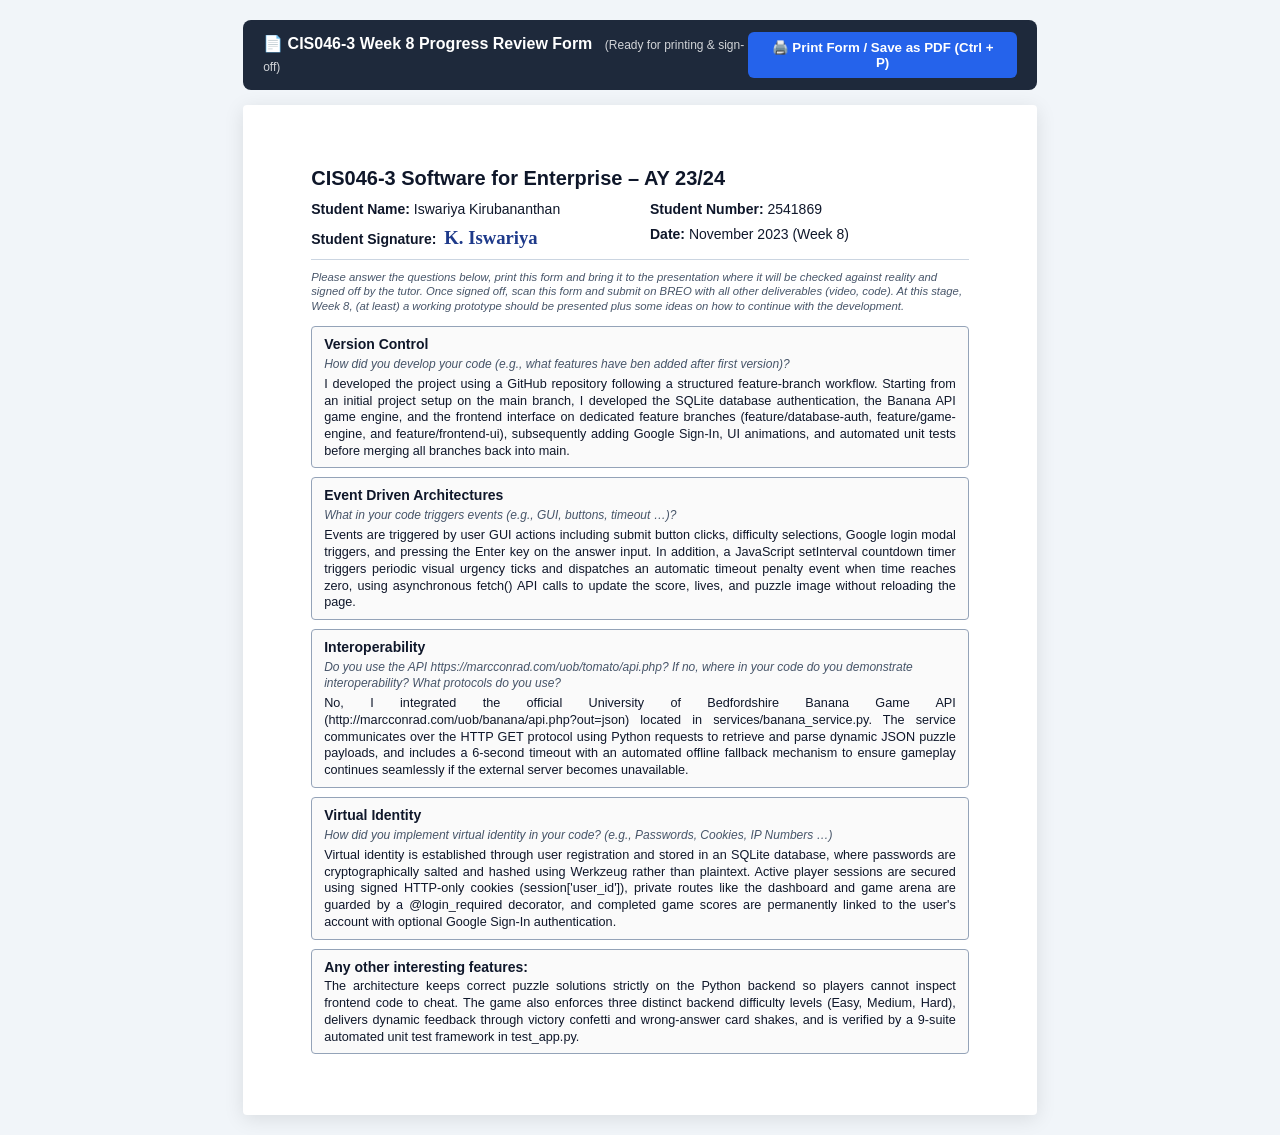
<file: CIS046-3_Progress_Form_Filled.html>
<!DOCTYPE html>
<html lang="en">
<head>
  <meta charset="UTF-8">
  <meta name="viewport" content="width=device-width, initial-scale=1.0">
  <title>CIS046-3 Progress Form – Iswariya Kirubananthan (2541869)</title>
  <style>
    @page {
      size: A4 portrait;
      margin: 12mm 15mm;
    }
    * {
      box-sizing: border-box;
      margin: 0;
      padding: 0;
    }
    body {
      font-family: Calibri, 'Segoe UI', Arial, sans-serif;
      color: #0f172a;
      background: #f1f5f9;
      line-height: 1.35;
      padding: 20px;
    }
    .sheet {
      background: #ffffff;
      max-width: 210mm;
      margin: 0 auto;
      padding: 16mm 18mm;
      box-shadow: 0 4px 20px rgba(0, 0, 0, 0.1);
      border-radius: 4px;
    }
    @media print {
      body {
        background: #ffffff;
        padding: 0;
      }
      .sheet {
        box-shadow: none;
        padding: 0;
        max-width: 100%;
      }
      .no-print {
        display: none !important;
      }
    }
    .header-title {
      font-size: 15pt;
      font-weight: 800;
      color: #0f172a;
      margin-bottom: 8px;
    }
    .meta-grid {
      display: grid;
      grid-template-columns: 1fr 1fr;
      row-gap: 6px;
      column-gap: 20px;
      font-size: 10.5pt;
      margin-bottom: 10px;
      padding-bottom: 8px;
      border-bottom: 1px solid #cbd5e1;
    }
    .meta-item strong {
      color: #0f172a;
    }
    .signature-text {
      font-family: 'Brush Script MT', 'Lucida Handwriting', cursive, serif;
      font-size: 14pt;
      color: #1e3a8a;
      font-weight: bold;
      margin-left: 4px;
    }
    .instructions {
      font-size: 8.5pt;
      color: #475569;
      font-style: italic;
      line-height: 1.3;
      margin-bottom: 12px;
    }
    .section-card {
      border: 1px solid #94a3b8;
      border-radius: 4px;
      padding: 8px 12px;
      margin-bottom: 9px;
      background: #fafafa;
    }
    .section-heading {
      font-size: 10.5pt;
      font-weight: 800;
      color: #0f172a;
      margin-bottom: 2px;
    }
    .section-question {
      font-size: 9pt;
      font-style: italic;
      color: #475569;
      margin-bottom: 4px;
    }
    .section-answer {
      font-size: 9.5pt;
      color: #0f172a;
      text-align: justify;
      line-height: 1.32;
    }
    .print-bar {
      max-width: 210mm;
      margin: 0 auto 15px auto;
      display: flex;
      justify-content: space-between;
      align-items: center;
      background: #1e293b;
      padding: 12px 20px;
      border-radius: 8px;
      color: #ffffff;
    }
    .btn-print {
      background: #2563eb;
      color: #ffffff;
      border: none;
      padding: 8px 18px;
      font-size: 10pt;
      font-weight: bold;
      border-radius: 6px;
      cursor: pointer;
      display: flex;
      align-items: center;
      gap: 6px;
    }
    .btn-print:hover {
      background: #1d4ed8;
    }
  </style>
</head>
<body>

  <!-- Print Control Bar (Hidden when printing) -->
  <div class="print-bar no-print">
    <div>
      <strong>📄 CIS046-3 Week 8 Progress Review Form</strong>
      <span style="opacity: 0.8; font-size: 9pt; margin-left: 8px;">(Ready for printing & sign-off)</span>
    </div>
    <button onclick="window.print()" class="btn-print">
      🖨️ Print Form / Save as PDF (Ctrl + P)
    </button>
  </div>

  <div class="sheet">
    <!-- Title -->
    <div class="header-title">
      CIS046-3 Software for Enterprise – AY 23/24
    </div>

    <!-- Student Meta Details -->
    <div class="meta-grid">
      <div class="meta-item">
        <strong>Student Name:</strong> Iswariya Kirubananthan
      </div>
      <div class="meta-item">
        <strong>Student Number:</strong> 2541869
      </div>
      <div class="meta-item">
        <strong>Student Signature:</strong> <span class="signature-text">K. Iswariya</span>
      </div>
      <div class="meta-item">
        <strong>Date:</strong> November 2023 (Week 8)
      </div>
    </div>

    <!-- Instructions -->
    <div class="instructions">
      Please answer the questions below, print this form and bring it to the presentation where it will be checked against reality and signed off by the tutor. Once signed off, scan this form and submit on BREO with all other deliverables (video, code). At this stage, Week 8, (at least) a working prototype should be presented plus some ideas on how to continue with the development.
    </div>

    <!-- 1. Version Control -->
    <div class="section-card">
      <div class="section-heading">Version Control</div>
      <div class="section-question">How did you develop your code (e.g., what features have ben added after first version)?</div>
      <div class="section-answer">
        I developed the project using a GitHub repository following a structured feature-branch workflow. Starting from an initial project setup on the main branch, I developed the SQLite database authentication, the Banana API game engine, and the frontend interface on dedicated feature branches (feature/database-auth, feature/game-engine, and feature/frontend-ui), subsequently adding Google Sign-In, UI animations, and automated unit tests before merging all branches back into main.
      </div>
    </div>

    <!-- 2. Event Driven Architectures -->
    <div class="section-card">
      <div class="section-heading">Event Driven Architectures</div>
      <div class="section-question">What in your code triggers events (e.g., GUI, buttons, timeout …)?</div>
      <div class="section-answer">
        Events are triggered by user GUI actions including submit button clicks, difficulty selections, Google login modal triggers, and pressing the Enter key on the answer input. In addition, a JavaScript setInterval countdown timer triggers periodic visual urgency ticks and dispatches an automatic timeout penalty event when time reaches zero, using asynchronous fetch() API calls to update the score, lives, and puzzle image without reloading the page.
      </div>
    </div>

    <!-- 3. Interoperability -->
    <div class="section-card">
      <div class="section-heading">Interoperability</div>
      <div class="section-question">Do you use the API https://marcconrad.com/uob/tomato/api.php? If no, where in your code do you demonstrate interoperability? What protocols do you use?</div>
      <div class="section-answer">
        No, I integrated the official University of Bedfordshire Banana Game API (http://marcconrad.com/uob/banana/api.php?out=json) located in services/banana_service.py. The service communicates over the HTTP GET protocol using Python requests to retrieve and parse dynamic JSON puzzle payloads, and includes a 6-second timeout with an automated offline fallback mechanism to ensure gameplay continues seamlessly if the external server becomes unavailable.
      </div>
    </div>

    <!-- 4. Virtual Identity -->
    <div class="section-card">
      <div class="section-heading">Virtual Identity</div>
      <div class="section-question">How did you implement virtual identity in your code? (e.g., Passwords, Cookies, IP Numbers …)</div>
      <div class="section-answer">
        Virtual identity is established through user registration and stored in an SQLite database, where passwords are cryptographically salted and hashed using Werkzeug rather than plaintext. Active player sessions are secured using signed HTTP-only cookies (session['user_id']), private routes like the dashboard and game arena are guarded by a @login_required decorator, and completed game scores are permanently linked to the user's account with optional Google Sign-In authentication.
      </div>
    </div>

    <!-- 5. Other Interesting Features -->
    <div class="section-card" style="margin-bottom: 0;">
      <div class="section-heading">Any other interesting features:</div>
      <div class="section-answer">
        The architecture keeps correct puzzle solutions strictly on the Python backend so players cannot inspect frontend code to cheat. The game also enforces three distinct backend difficulty levels (Easy, Medium, Hard), delivers dynamic feedback through victory confetti and wrong-answer card shakes, and is verified by a 9-suite automated unit test framework in test_app.py.
      </div>
    </div>
  </div>

</body>
</html>
</file>
